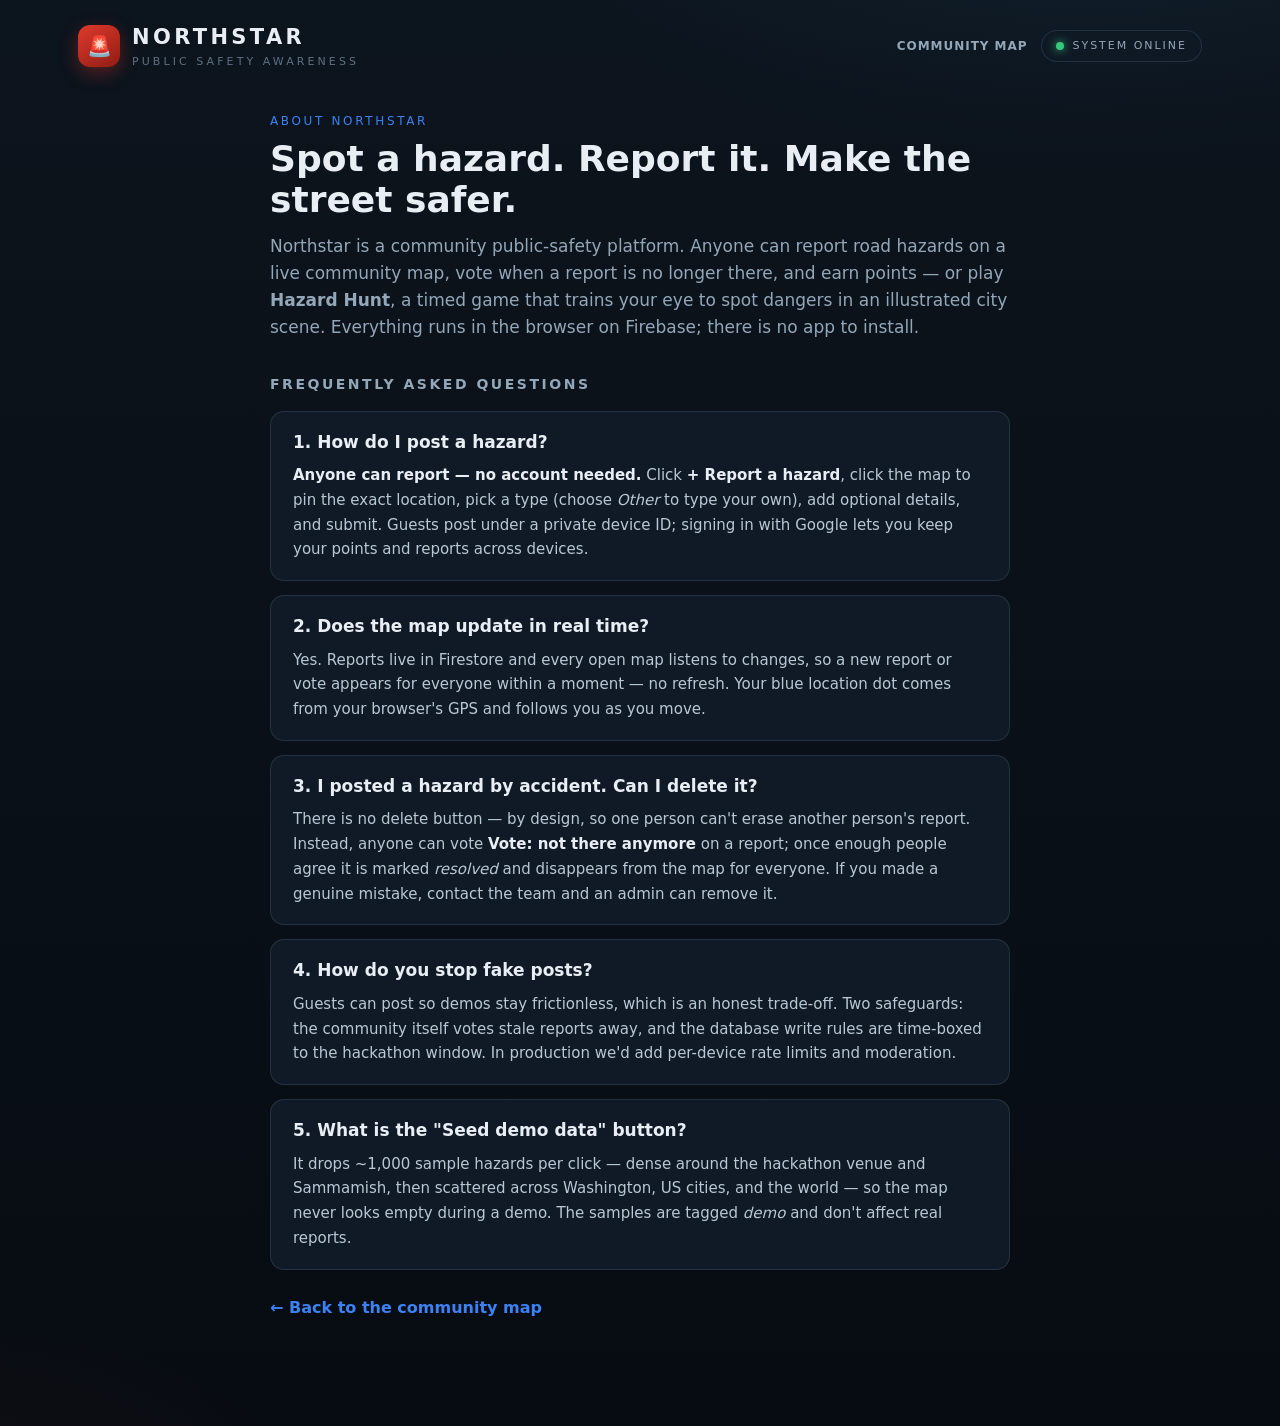
<file: about.html>
<!DOCTYPE html>
<html lang="en">
<head>
  <meta charset="UTF-8" />
  <meta name="viewport" content="width=device-width, initial-scale=1.0" />
  <title>About & FAQ — Northstar</title>
  <link rel="icon" href="favicon.svg" type="image/svg+xml" />
  <link rel="stylesheet" href="css/game.css" />
</head>
<body class="about-page">

  <!-- HEADER (same look as the main app) -->
  <header class="app-header">
    <a class="brand" href="index.html" title="Back to the community map">
      <div class="brand-icon" aria-hidden="true">🚨</div>
      <div class="brand-text">
        <h1>NORTHSTAR</h1>
        <span>Public Safety Awareness</span>
      </div>
    </a>
    <div class="header-right">
      <a class="about-link" href="index.html">Community Map</a>
      <div class="system-status">
        <span class="status-dot"></span>
        SYSTEM ONLINE
      </div>
    </div>
  </header>

  <main class="about-main">
    <p class="about-eyebrow">About Northstar</p>
    <h2 class="about-title">Spot a hazard. Report it. Make the street safer.</h2>
    <p class="about-lead">
      Northstar is a community public-safety platform. Anyone can report road
      hazards on a live community map, vote when a report is no longer there, and
      earn points — or play <strong>Hazard Hunt</strong>, a timed game that trains
      your eye to spot dangers in an illustrated city scene. Everything runs in the
      browser on Firebase; there is no app to install.
    </p>

    <h3 class="about-section">Frequently asked questions</h3>

    <section class="about-card">
      <h4>1. How do I post a hazard?</h4>
      <p>
        <strong>Anyone can report — no account needed.</strong> Click
        <strong>+ Report a hazard</strong>, click the map to pin the exact
        location, pick a type (choose <em>Other</em> to type your own), add
        optional details, and submit. Guests post under a private device ID;
        signing in with Google lets you keep your points and reports across
        devices.
      </p>
    </section>

    <section class="about-card">
      <h4>2. Does the map update in real time?</h4>
      <p>
        Yes. Reports live in Firestore and every open map listens to changes, so
        a new report or vote appears for everyone within a moment — no refresh.
        Your blue location dot comes from your browser's GPS and follows you as
        you move.
      </p>
    </section>

    <section class="about-card">
      <h4>3. I posted a hazard by accident. Can I delete it?</h4>
      <p>
        There is no delete button — by design, so one person can't erase another
        person's report. Instead, anyone can vote <strong>Vote: not there
        anymore</strong> on a report; once enough people agree it is marked
        <em>resolved</em> and disappears from the map for everyone. If you made a
        genuine mistake, contact the team and an admin can remove it.
      </p>
    </section>

    <section class="about-card">
      <h4>4. How do you stop fake posts?</h4>
      <p>
        Guests can post so demos stay frictionless, which is an honest trade-off.
        Two safeguards: the community itself votes stale reports away, and the
        database write rules are time-boxed to the hackathon window. In
        production we'd add per-device rate limits and moderation.
      </p>
    </section>

    <section class="about-card">
      <h4>5. What is the "Seed demo data" button?</h4>
      <p>
        It drops ~1,000 sample hazards per click — dense around the hackathon
        venue and Sammamish, then scattered across Washington, US cities, and
        the world — so the map never looks empty during a demo. The samples are
        tagged <em>demo</em> and don't affect real reports.
      </p>
    </section>

    <p class="about-footer">
      <a href="index.html">← Back to the community map</a>
    </p>
  </main>

</body>
</html>
</file>
<file: css/game.css>
/* =====================================================
   NORTHSTAR — Public Safety Awareness
   Single cohesive stylesheet: landing → hunt → results,
   plus the community report-a-hazard map view.
   ===================================================== */

:root {
  --bg-0: #070c12;
  --bg-1: #0c141d;
  --bg-2: #111c28;
  --panel: #101a26;
  --panel-edge: rgba(148, 190, 220, 0.14);
  --ink: #e8eef4;
  --ink-dim: #93a7b8;
  --ink-faint: #5c7183;
  --accent: #e0392c;
  --accent-soft: rgba(224, 57, 44, 0.16);
  --amber: #f0a72e;
  --amber-soft: rgba(240, 167, 46, 0.15);
  --green: #35c97d;
  --green-soft: rgba(53, 201, 125, 0.14);
  --blue: #4fb3e8;
  --radius: 14px;
  --radius-sm: 9px;
  --shadow: 0 18px 44px rgba(0, 0, 0, 0.45);
  --font: "Segoe UI", system-ui, -apple-system, "Helvetica Neue", Arial, sans-serif;
}

* {
  box-sizing: border-box;
}

html,
body {
  margin: 0;
  padding: 0;
}

body {
  min-height: 100vh;
  background:
    radial-gradient(1100px 500px at 85% -10%, rgba(79, 179, 232, 0.08), transparent 60%),
    radial-gradient(900px 480px at -10% 110%, rgba(224, 57, 44, 0.07), transparent 55%),
    linear-gradient(180deg, var(--bg-1), var(--bg-0));
  color: var(--ink);
  font-family: var(--font);
  line-height: 1.5;
  -webkit-font-smoothing: antialiased;
}

/* ---------- Shared primitives ---------- */

.view {
  display: none;
}

.view.active {
  display: block;
  /* Use `backwards` fill so the entrance transform is released when the
     animation ends — a lingering transform would make `position: fixed`
     children (the hazards sidebar) anchor to this view instead of the
     viewport. */
  animation: view-in 0.45s ease backwards;
}

@keyframes view-in {
  from {
    opacity: 0;
    transform: translateY(10px);
  }
  to {
    opacity: 1;
    transform: none;
  }
}

.app-header {
  display: flex;
  align-items: center;
  justify-content: space-between;
  gap: 16px;
  max-width: 1180px;
  margin: 0 auto;
  padding: 22px 28px 6px;
}

.brand {
  display: flex;
  align-items: center;
  gap: 12px;
  color: inherit;
  text-decoration: none;
}

.brand-icon {
  display: grid;
  place-items: center;
  width: 42px;
  height: 42px;
  border-radius: 12px;
  background: linear-gradient(145deg, var(--accent), #8f1d14);
  box-shadow: 0 6px 18px rgba(224, 57, 44, 0.35);
  font-size: 20px;
  transition: transform 0.2s ease;
}

.brand:hover .brand-icon {
  transform: scale(1.08);
}

.brand h1 {
  margin: 0;
  font-size: 21px;
  letter-spacing: 0.16em;
  font-weight: 800;
}

.brand span {
  display: block;
  font-size: 11px;
  letter-spacing: 0.28em;
  text-transform: uppercase;
  color: var(--ink-faint);
}

.system-status {
  display: inline-flex;
  align-items: center;
  gap: 8px;
  padding: 7px 14px;
  border: 1px solid var(--panel-edge);
  border-radius: 999px;
  background: rgba(16, 26, 38, 0.7);
  font-size: 11px;
  letter-spacing: 0.18em;
  color: var(--ink-dim);
}

.status-dot {
  width: 8px;
  height: 8px;
  border-radius: 50%;
  background: var(--green);
  box-shadow: 0 0 10px var(--green);
  animation: pulse 2.2s infinite;
}

@keyframes pulse {
  0%,
  100% {
    opacity: 1;
  }
  50% {
    opacity: 0.35;
  }
}

.btn {
  display: inline-flex;
  align-items: center;
  justify-content: center;
  gap: 9px;
  border: 0;
  border-radius: var(--radius-sm);
  padding: 14px 30px;
  font: 700 14px/1.2 var(--font);
  letter-spacing: 0.14em;
  text-transform: uppercase;
  color: #fff;
  background: linear-gradient(145deg, var(--accent), #a02015);
  box-shadow: 0 10px 26px rgba(224, 57, 44, 0.35);
  cursor: pointer;
  transition: transform 0.15s ease, box-shadow 0.15s ease, filter 0.15s ease;
}

.button-icon,
.section-icon,
.panel-kicker span {
  display: inline-grid;
  place-items: center;
  font-size: 1.1em;
  line-height: 1;
}

.btn:hover {
  transform: translateY(-2px);
  filter: brightness(1.07);
}

.btn:active {
  transform: translateY(0);
}

.btn.ghost {
  background: rgba(255, 255, 255, 0.06);
  border: 1px solid var(--panel-edge);
  box-shadow: none;
  color: var(--ink-dim);
}

.btn.ghost:hover {
  color: var(--ink);
}

.btn.small {
  padding: 10px 18px;
  font-size: 12px;
}

/* ---------- Start screen ---------- */

#start-view {
  max-width: 860px;
  margin: 0 auto;
  padding: 48px 28px 72px;
  text-align: center;
}

.eyebrow {
  display: inline-block;
  padding: 7px 16px;
  border: 1px solid var(--panel-edge);
  border-radius: 999px;
  background: rgba(16, 26, 38, 0.7);
  color: var(--amber);
  font-size: 11px;
  letter-spacing: 0.3em;
  text-transform: uppercase;
}

.start-title {
  margin: 26px 0 10px;
  font-size: clamp(44px, 8vw, 76px);
  line-height: 1.02;
  letter-spacing: 0.08em;
  font-weight: 900;
  background: linear-gradient(180deg, #fff, #ffb4ab 70%);
  -webkit-background-clip: text;
  background-clip: text;
  -webkit-text-fill-color: transparent;
}

.start-subtitle {
  margin: 0 0 18px;
  font-size: clamp(17px, 3vw, 22px);
  font-weight: 700;
  letter-spacing: 0.12em;
  text-transform: uppercase;
  color: var(--ink);
}

.start-copy {
  max-width: 560px;
  margin: 0 auto 34px;
  color: var(--ink-dim);
  font-size: 16px;
}

.how-it-works {
  display: grid;
  grid-template-columns: repeat(4, 1fr);
  gap: 14px;
  max-width: 820px;
  margin: 44px auto 0;
  text-align: left;
}

.how-card {
  padding: 18px 16px;
  border: 1px solid var(--panel-edge);
  border-radius: var(--radius);
  background: linear-gradient(180deg, rgba(17, 28, 40, 0.9), rgba(12, 20, 29, 0.9));
}

.how-card .num {
  display: grid;
  place-items: center;
  width: 30px;
  height: 30px;
  margin-bottom: 12px;
  border-radius: 8px;
  background: var(--accent-soft);
  color: var(--accent);
  font-weight: 800;
  font-size: 14px;
}

.how-card h3 {
  margin: 0 0 6px;
  font-size: 13px;
  letter-spacing: 0.14em;
  text-transform: uppercase;
}

.how-card p {
  margin: 0;
  font-size: 12.5px;
  color: var(--ink-dim);
}

/* ---------- Game view ---------- */

#game-view {
  max-width: 1180px;
  margin: 0 auto;
  padding: 10px 28px 64px;
}

.hud {
  display: grid;
  grid-template-columns: repeat(5, 1fr);
  gap: 12px;
  margin: 14px 0 18px;
}

.stat {
  padding: 14px 16px;
  border: 1px solid var(--panel-edge);
  border-radius: var(--radius);
  background: linear-gradient(180deg, rgba(17, 28, 40, 0.92), rgba(12, 20, 29, 0.92));
  text-align: center;
}

.stat-label {
  font-size: 10.5px;
  letter-spacing: 0.24em;
  text-transform: uppercase;
  color: var(--ink-faint);
  margin-bottom: 5px;
}

.stat-value {
  font-size: 24px;
  font-weight: 800;
  font-variant-numeric: tabular-nums;
  letter-spacing: 0.04em;
}

.stat-value.warning {
  color: var(--amber);
}

.stat-value.critical {
  color: var(--accent);
  animation: blink 1s steps(2, start) infinite;
}

@keyframes blink {
  50% {
    opacity: 0.35;
  }
}

.scene-frame {
  border: 1px solid var(--panel-edge);
  border-radius: var(--radius);
  background: var(--panel);
  box-shadow: var(--shadow);
  overflow: hidden;
}

.scene-toolbar {
  display: flex;
  align-items: center;
  justify-content: space-between;
  gap: 14px;
  flex-wrap: wrap;
  padding: 13px 18px;
  border-bottom: 1px solid var(--panel-edge);
}

.scene-name {
  font-weight: 700;
  font-size: 14px;
  letter-spacing: 0.04em;
}

.scene-name span {
  color: var(--ink-faint);
  font-weight: 500;
}

.scene-hint {
  font-size: 12.5px;
  color: var(--ink-dim);
}

.artwork-wrap {
  position: relative;
  user-select: none;
}

/* The artwork is framed to its playable scene area (left ~82% of the source
   image) so the illustration — not its decorative side panel — fills the
   game board. Marker percentages map to this framed region. */
.artwork {
  position: relative;
  width: 100%;
  aspect-ratio: 590 / 477;
  overflow: hidden;
  cursor: crosshair;
  background: #0a0f15;
}

.artwork img {
  position: absolute;
  top: 0;
  left: 0;
  height: 100%;
  width: auto;
  max-width: none;
  pointer-events: none;
}

/* ----- Hazard markers (percentage-positioned, scale with art) ----- */

/* Undiscovered markers are invisible click zones so they never cover the
   artwork — the scene itself is the puzzle. Hovering or focusing one
   reveals a soft amber ring as a "look closer" hint. */
.marker {
  position: absolute;
  transform: translate(-50%, -50%);
  width: clamp(18px, 4.2%, 34px);
  aspect-ratio: 1;
  border-radius: 50%;
  border: 1.5px solid rgba(240, 167, 46, 0.4);
  background: rgba(240, 167, 46, 0.14);
  cursor: pointer;
  padding: 0;
  display: grid;
  place-items: center;
  color: #fff;
  font: 800 clamp(9px, 1.6vw, 14px)/1 var(--font);
  z-index: 3;
  opacity: 0.55;
  transition: transform 0.15s ease, background 0.2s ease, border-color 0.2s ease, box-shadow 0.2s ease, opacity 0.2s ease;
}

.marker:not(.found):hover,
.marker:not(.found):focus-visible {
  border-color: rgba(240, 167, 46, 0.95);
  background: rgba(240, 167, 46, 0.3);
  box-shadow: 0 0 16px rgba(240, 167, 46, 0.5);
  transform: translate(-50%, -50%) scale(1.15);
  opacity: 1;
  z-index: 5;
  outline: none;
}



.marker.found {
  background: radial-gradient(circle at 35% 30%, #7ff0b4, #1ea45e 65%);
  border-color: rgba(255, 255, 255, 0.9);
  opacity: 1;
  box-shadow: 0 0 0 3px rgba(53, 201, 125, 0.35), 0 3px 10px rgba(0, 0, 0, 0.4);
  cursor: default;
  animation: found-pop 0.45s cubic-bezier(0.2, 1.6, 0.4, 1) both;
}

.marker.found::after {
  content: "✓";
  font-size: clamp(9px, 1.6vw, 14px);
  font-weight: 900;
}

@keyframes found-pop {
  0% {
    transform: translate(-50%, -50%) scale(0.4);
  }
  60% {
    transform: translate(-50%, -50%) scale(1.35);
  }
  100% {
    transform: translate(-50%, -50%) scale(1);
  }
}

.found-ring {
  position: absolute;
  transform: translate(-50%, -50%);
  width: 12px;
  aspect-ratio: 1;
  border-radius: 50%;
  border: 3px solid rgba(126, 240, 180, 0.9);
  pointer-events: none;
  z-index: 2;
  animation: ring-burst 0.8s ease-out forwards;
}

@keyframes ring-burst {
  from {
    opacity: 1;
    scale: 1;
  }
  to {
    opacity: 0;
    scale: 11;
  }
}

/* ----- Feedback card ----- */

.feedback-card {
  position: absolute;
  z-index: 8;
  min-width: 250px;
  max-width: min(320px, 88%);
  padding: 13px 16px;
  border: 1px solid var(--panel-edge);
  border-radius: var(--radius);
  background: rgba(10, 16, 23, 0.94);
  box-shadow: var(--shadow);
  backdrop-filter: blur(6px);
  animation: card-in 0.3s cubic-bezier(0.2, 1.4, 0.4, 1) both;
}

@keyframes card-in {
  from {
    opacity: 0;
    transform: translate(-50%, -46%) scale(0.96);
  }
  to {
    opacity: 1;
    transform: translate(-50%, -50%) scale(1);
  }
}

.feedback-card.miss {
  border-color: rgba(148, 190, 220, 0.22);
}

.feedback-card h4 {
  margin: 0 0 3px;
  font-size: 13px;
  letter-spacing: 0.18em;
  text-transform: uppercase;
}

.feedback-card h4.hazard {
  color: var(--green);
}

.feedback-card h4.no-hazard {
  color: var(--ink-faint);
}

.feedback-card .hazard-name {
  margin: 0 0 10px;
  font-size: 17px;
  font-weight: 800;
}

.feedback-card p {
  margin: 0 0 9px;
  font-size: 13px;
  color: var(--ink-dim);
}

@media (max-height: 560px), (max-width: 480px) {
  .feedback-card {
    max-height: 92%;
    overflow-y: auto;
  }

  .feedback-card p {
    font-size: 12px;
  }
}

.feedback-card p strong {
  color: var(--ink);
  font-size: 11px;
  letter-spacing: 0.14em;
  text-transform: uppercase;
  display: block;
  margin-bottom: 2px;
}

.feedback-meta {
  display: flex;
  align-items: center;
  gap: 8px;
  margin-top: 11px;
}

.severity {
  padding: 4px 10px;
  border-radius: 999px;
  font-size: 10.5px;
  font-weight: 800;
  letter-spacing: 0.12em;
}

.severity.low {
  background: var(--green-soft);
  color: var(--green);
}

.severity.medium {
  background: var(--amber-soft);
  color: var(--amber);
}

.severity.high {
  background: var(--accent-soft);
  color: #ff8d80;
}

.points {
  margin-left: auto;
  font-weight: 800;
  font-size: 15px;
  color: var(--green);
}

.feedback-close {
  position: absolute;
  top: 9px;
  right: 10px;
  border: 0;
  background: transparent;
  color: var(--ink-faint);
  font-size: 17px;
  line-height: 1;
  cursor: pointer;
}

.feedback-close:hover {
  color: var(--ink);
}

/* ---------- Progress + side actions ---------- */

.progress-row {
  display: grid;
  grid-template-columns: 1fr auto;
  gap: 18px;
  align-items: center;
  margin-top: 18px;
}

.progress-block {
  border: 1px solid var(--panel-edge);
  border-radius: var(--radius);
  background: var(--panel);
  padding: 14px 18px;
}

.progress-labels {
  display: flex;
  justify-content: space-between;
  align-items: baseline;
  margin-bottom: 9px;
  font-size: 11px;
  letter-spacing: 0.2em;
  text-transform: uppercase;
  color: var(--ink-faint);
}

.progress-count {
  font-size: 13px;
  font-weight: 800;
  letter-spacing: 0.06em;
  color: var(--ink);
  font-variant-numeric: tabular-nums;
}

.progress-track {
  height: 12px;
  border-radius: 999px;
  background: rgba(255, 255, 255, 0.07);
  overflow: hidden;
}

.progress-fill {
  height: 100%;
  width: 0%;
  border-radius: 999px;
  background: linear-gradient(90deg, var(--amber), var(--green));
  transition: width 0.5s cubic-bezier(0.3, 1, 0.4, 1);
}

.progress-fill.complete {
  background: linear-gradient(90deg, var(--green), #7ff0b4);
}

.progress-actions {
  display: flex;
  gap: 10px;
}

.progress-status {
  min-height: 20px;
  margin-top: 9px;
  font-size: 12.5px;
  letter-spacing: 0.06em;
}

.progress-status.secured {
  color: var(--green);
  font-weight: 800;
  letter-spacing: 0.18em;
  text-transform: uppercase;
  animation: pulse 1.6s infinite;
}

/* ---------- Results screen ---------- */

#results-view {
  max-width: 640px;
  margin: 0 auto;
  padding: 56px 28px 72px;
  text-align: center;
}

.results-badge {
  display: grid;
  place-items: center;
  width: 84px;
  height: 84px;
  margin: 0 auto 20px;
  border-radius: 50%;
  font-size: 38px;
  background: radial-gradient(circle at 35% 30%, rgba(79, 179, 232, 0.25), rgba(16, 26, 38, 0.9));
  border: 1px solid var(--panel-edge);
}

.results-title {
  margin: 0 0 8px;
  font-size: clamp(30px, 6vw, 44px);
  letter-spacing: 0.1em;
  font-weight: 900;
}

.results-sub {
  margin: 0 0 30px;
  color: var(--ink-dim);
}

.results-grid {
  display: grid;
  grid-template-columns: repeat(3, 1fr);
  gap: 12px;
  margin-bottom: 26px;
}

.result-tile {
  padding: 20px 12px;
  border: 1px solid var(--panel-edge);
  border-radius: var(--radius);
  background: var(--panel);
}

.result-tile .value {
  font-size: 30px;
  font-weight: 900;
  font-variant-numeric: tabular-nums;
}

.result-tile .label {
  margin-top: 4px;
  font-size: 10.5px;
  letter-spacing: 0.22em;
  text-transform: uppercase;
  color: var(--ink-faint);
}

.result-tile.accent .value {
  color: var(--amber);
}

.safety-message {
  padding: 18px 20px;
  border: 1px solid rgba(79, 179, 232, 0.25);
  border-radius: var(--radius);
  background: rgba(79, 179, 232, 0.08);
  color: var(--ink-dim);
  font-size: 14px;
  text-align: left;
  margin-bottom: 30px;
}

.safety-message strong {
  color: var(--blue);
  letter-spacing: 0.12em;
  text-transform: uppercase;
  font-size: 12px;
  display: block;
  margin-bottom: 6px;
}

.results-actions {
  display: flex;
  justify-content: center;
  gap: 12px;
  flex-wrap: wrap;
}

/* ---------- Map view (community reports) ---------- */

#map-view {
  max-width: none;
  margin: 0;
  padding: 0 0 64px;
}

.map-card {
  position: relative;
  display: flex;
  flex-direction: column;
  height: calc(100vh - 70px);
  min-height: 420px;
  border: 0;
  border-radius: 0;
  box-shadow: none;
  background: var(--bg-0);
}

.map-toolbar {
  display: flex;
  align-items: center;
  justify-content: space-between;
  gap: 14px;
  flex-wrap: wrap;
  padding: 13px 18px;
  border-bottom: 1px solid var(--panel-edge);
}

.map-actions {
  display: flex;
  align-items: center;
  gap: 8px;
}

.map-tool {
  display: grid;
  place-items: center;
  width: 38px;
  height: 38px;
  border: 1px solid var(--panel-edge);
  border-radius: var(--radius-sm);
  background: rgba(255, 255, 255, 0.06);
  color: var(--blue);
  font-size: 21px;
  cursor: pointer;
  transition: transform 0.15s ease, background 0.15s ease;
}

.map-tool:hover {
  transform: translateY(-2px);
  background: var(--blue);
  color: var(--bg-0);
}

.map-filters {
  display: flex;
  align-items: center;
  gap: 10px;
  padding: 10px 18px;
  border-bottom: 1px solid var(--panel-edge);
  color: var(--ink-faint);
  font-size: 11px;
  letter-spacing: 0.14em;
  text-transform: uppercase;
}

.map-filters select {
  border: 1px solid var(--panel-edge);
  border-radius: 7px;
  padding: 7px 28px 7px 10px;
  background: var(--bg-1);
  color: var(--ink);
  font: 12px var(--font);
  letter-spacing: 0;
  text-transform: none;
}

.live-indicator {
  display: inline-flex;
  align-items: center;
  gap: 6px;
  margin-left: auto;
  color: var(--green);
  letter-spacing: 0.08em;
}

.live-indicator .status-dot {
  width: 6px;
  height: 6px;
}

.community-grid {
  display: grid;
  grid-template-columns: minmax(0, 1.1fr) minmax(300px, 0.9fr);
  gap: 14px;
  max-width: 1180px;
  margin: 14px auto 0;
  padding: 0 28px;
}

.reward-panel,
.leaderboard-panel,
.portfolio-panel {
  min-width: 0;
  padding: 18px;
  border: 1px solid var(--panel-edge);
  border-radius: var(--radius);
  background: linear-gradient(180deg, rgba(17, 28, 40, 0.96), rgba(12, 20, 29, 0.96));
}

.portfolio-panel {
  grid-column: 1 / -1;
}

.portfolio-stats {
  display: grid;
  grid-template-columns: repeat(3, 1fr);
  gap: 10px;
  margin: 14px 0 12px;
}

.portfolio-stat {
  display: flex;
  flex-direction: column;
  gap: 3px;
  padding: 12px;
  border: 1px solid var(--panel-edge);
  border-radius: var(--radius-sm);
  background: rgba(255, 255, 255, 0.03);
}

.portfolio-stat strong {
  font-size: 22px;
  font-weight: 900;
}

.portfolio-stat span {
  font-size: 10px;
  letter-spacing: 0.14em;
  text-transform: uppercase;
  color: var(--ink-faint);
}

.portfolio-note {
  margin: 0 0 12px;
  color: var(--ink-faint);
  font-size: 12px;
}

.portfolio-list {
  display: grid;
  gap: 8px;
}

.panel-kicker {
  display: flex;
  align-items: center;
  gap: 7px;
  margin-bottom: 8px;
  color: var(--amber);
  font-size: 10px;
  font-weight: 800;
  letter-spacing: 0.2em;
  text-transform: uppercase;
}

.panel-heading-row {
  display: flex;
  align-items: flex-start;
  justify-content: space-between;
  gap: 14px;
}

.panel-heading-row h2 {
  margin: 0;
  font-size: 19px;
  letter-spacing: 0.02em;
}

.panel-heading-row p {
  margin: 4px 0 0;
  color: var(--ink-dim);
  font-size: 12px;
}

.reward-emblem {
  display: grid;
  place-items: center;
  width: 45px;
  height: 45px;
  border: 1px solid rgba(240, 167, 46, 0.4);
  border-radius: 50%;
  background: var(--amber-soft);
  color: var(--amber);
  font-size: 23px;
  box-shadow: 0 0 20px rgba(240, 167, 46, 0.12);
}

.reward-score {
  display: flex;
  align-items: baseline;
  gap: 7px;
  margin: 15px 0 9px;
}

.reward-score strong {
  color: var(--amber);
  font-size: 30px;
  font-variant-numeric: tabular-nums;
}

.reward-score span,
.reward-next {
  color: var(--ink-faint);
  font-size: 11px;
  letter-spacing: 0.12em;
  text-transform: uppercase;
}

.reward-track {
  height: 8px;
  overflow: hidden;
  border-radius: 999px;
  background: rgba(255, 255, 255, 0.08);
}

.reward-track span {
  display: block;
  width: 0;
  height: 100%;
  border-radius: inherit;
  background: linear-gradient(90deg, var(--amber), #ffe39a);
  transition: width 0.5s ease;
}

.reward-next {
  display: flex;
  justify-content: space-between;
  gap: 12px;
  margin-top: 8px;
}

.reward-next span:first-child {
  color: var(--ink);
  font-weight: 800;
}

.badge-row {
  display: flex;
  flex-wrap: wrap;
  gap: 7px;
  margin-top: 16px;
}

.badge {
  display: inline-flex;
  align-items: center;
  gap: 5px;
  padding: 6px 8px;
  border: 1px solid rgba(53, 201, 125, 0.35);
  border-radius: 999px;
  background: var(--green-soft);
  color: var(--green);
  font-size: 10px;
  font-weight: 700;
}

.badge.locked {
  border-color: var(--panel-edge);
  background: rgba(255, 255, 255, 0.04);
  color: var(--ink-faint);
  filter: grayscale(1);
}

.leaderboard-count {
  color: var(--blue);
  font-size: 11px;
  white-space: nowrap;
}

.leaderboard-list {
  display: grid;
  gap: 7px;
  margin-top: 14px;
}

.leaderboard-entry {
  display: grid;
  grid-template-columns: 28px 1fr auto;
  align-items: center;
  gap: 8px;
  padding: 9px 10px;
  border: 1px solid transparent;
  border-radius: 8px;
  background: rgba(255, 255, 255, 0.04);
}

.leaderboard-entry.current {
  border-color: rgba(79, 179, 232, 0.35);
  background: rgba(79, 179, 232, 0.1);
}

.leaderboard-rank {
  color: var(--amber);
  font-size: 15px;
}

.leaderboard-name {
  overflow: hidden;
  color: var(--ink);
  font-size: 12px;
  text-overflow: ellipsis;
  white-space: nowrap;
}

.leaderboard-name b {
  margin-left: 5px;
  color: var(--blue);
  font-size: 9px;
  letter-spacing: 0.08em;
}

.leaderboard-reports {
  color: var(--green);
  font-size: 11px;
  font-weight: 800;
}

.leaderboard-empty {
  padding: 16px 10px;
  border: 1px dashed var(--panel-edge);
  border-radius: 8px;
  color: var(--ink-faint);
  font-size: 12px;
  text-align: center;
}

.map-stage {
  position: relative;
  flex: 1;
  min-height: 0;
}

#map {
  position: absolute;
  inset: 0;
  width: 100%;
  height: 100%;
  background: #e8ecf0;
}

/* Fullscreen: let the map or game fill the viewport */

.sr-only {
  position: absolute;
  width: 1px;
  height: 1px;
  padding: 0;
  margin: -1px;
  overflow: hidden;
  clip: rect(0, 0, 0, 0);
  white-space: nowrap;
  border: 0;
}

.place-search {
  position: absolute;
  top: 18px;
  left: 50%;
  transform: translateX(-50%);
  z-index: 1000;
  display: flex;
  align-items: center;
  width: min(540px, calc(100% - 40px));
  background: #ffffff;
  border-radius: 8px;
  box-shadow: 0 3px 14px rgba(15, 23, 42, 0.24);
}

.place-search input {
  flex: 1;
  min-width: 0;
  border: 0;
  border-radius: 8px 0 0 8px;
  padding: 12px 14px;
  background: transparent;
  color: #172033;
  font: 14px/1.2 var(--font);
  outline: 0;
}

.place-search > button {
  position: relative;
  display: grid;
  place-items: center;
  width: 48px;
  min-height: 44px;
  border: 0;
  border-radius: 0 8px 8px 0;
  padding: 0;
  background: #2563eb;
  color: #ffffff;
  font-size: 16px;
  cursor: pointer;
}

.place-search > button:disabled {
  cursor: wait;
  opacity: 0.65;
}

.place-search-results {
  position: absolute;
  top: calc(100% + 6px);
  left: 0;
  right: 0;
  display: grid;
  gap: 2px;
  max-height: 280px;
  overflow-y: auto;
  border-radius: 6px;
  background: #ffffff;
  box-shadow: 0 4px 16px rgba(15, 23, 42, 0.2);
}

.place-search-result,
.place-search-message {
  text-align: left;
  padding: 10px 12px;
  border-radius: 6px;
  background: transparent;
  border: 0;
  color: #172033;
  font-size: 13px;
  cursor: pointer;
}

.place-search-result:hover,
.place-search-result:focus-visible {
  background: #eff6ff;
  outline: none;
}

.place-search-message {
  color: #64748b;
  cursor: default;
}

/* ---------- Map layout: left sidebar + map column ---------- */

.map-layout {
  display: block;
}

.map-column {
  min-width: 0;
}

/* Light-theme sidebar — sits INSIDE the map window, absolutely positioned
   over the map stage so it floats on the map's left edge like a panel.
   The map fills the whole window behind it (no page-level margin). */

.hazards-sidebar {
  position: absolute;
  top: 0;
  bottom: 0;
  left: 0;
  z-index: 900; /* below the place search (z-index 1000) */
  width: 300px;
  box-sizing: border-box;
  overflow-y: auto;
  padding: 24px 18px;
  border: 0;
  border-radius: 0 14px 14px 0;
  box-shadow: 4px 0 18px rgba(15, 23, 42, 0.16);
  border-right: 1px solid #cbd5e1;
  background: #f8fafc;
  color: #172033;
  transition: width 160ms ease, padding 160ms ease;
}

.hazards-sidebar-header {
  display: flex;
  align-items: flex-start;
  justify-content: space-between;
  gap: 8px;
}

.hazards-sidebar h2 {
  margin: 0;
  font-size: 20px;
  color: #172033;
}

.hazards-sidebar .panel-kicker {
  color: #64748b;
}

.nearby-count {
  display: block;
  margin-top: 3px;
  color: #64748b;
  font-size: 11px;
}

.hazards-sidebar .nearby-status {
  margin: 6px 0 0;
  color: #64748b;
  font-size: 12px;
}

.hazards-sidebar-toggle {
  flex: 0 0 auto;
  width: 28px;
  height: 28px;
  border: 1px solid #cbd5e1;
  border-radius: 5px;
  background: #ffffff;
  color: #334155;
  font-size: 18px;
  line-height: 1;
  cursor: pointer;
  transition: transform 160ms ease, background 0.15s ease;
}

.hazards-sidebar-toggle:hover {
  background: #eff6ff;
  color: #1d4ed8;
}

.hazards-sidebar.is-minimized {
  width: 56px;
  padding: 14px 10px;
}

.hazards-sidebar.is-minimized .hazards-sidebar-header {
  justify-content: center;
}

.hazards-sidebar.is-minimized .hazards-sidebar-toggle {
  transform: rotate(180deg);
}

.hazards-sidebar.is-minimized .panel-kicker,
.hazards-sidebar.is-minimized h2,
.hazards-sidebar.is-minimized .nearby-status,
.hazards-sidebar.is-minimized .hazard-list {
  display: none;
}

.hazard-list {
  display: grid;
  gap: 10px;
  margin-top: 10px;
}

.hazard-item {
  display: grid;
  gap: 4px;
  padding: 12px;
  border: 1px solid #e2e8f0;
  border-left: 4px solid #ef4444;
  border-radius: 6px;
  background: #ffffff;
  color: #172033;
  box-shadow: 0 2px 8px rgba(15, 23, 42, 0.06);
}

.hazard-item:hover {
  border-color: #94a3b8;
}

.hazard-item-header {
  display: flex;
  align-items: baseline;
  justify-content: space-between;
  gap: 8px;
}

.hazard-item-header strong {
  font-size: 13px;
}

.hazard-distance {
  font-size: 12px;
  color: #b91c1c;
  white-space: nowrap;
  font-weight: 700;
}

.hazard-details {
  font-size: 12px;
  color: #64748b;
}

.hazard-meta {
  display: flex;
  align-items: center;
  justify-content: space-between;
  gap: 8px;
  font-size: 11px;
  color: #94a3b8;
}

.hazard-vote {
  border: 0;
  border-radius: 4px;
  padding: 7px 8px;
  background: #fee2e2;
  color: #991b1b;
  font: 700 12px/1.2 var(--font);
  cursor: pointer;
  transition: background 0.15s ease;
}

.hazard-vote:hover:not(:disabled) {
  background: #fecaca;
}

.hazard-vote:disabled {
  opacity: 0.65;
  cursor: default;
}

.header-right {
  display: flex;
  align-items: center;
  gap: 14px;
}

.about-link {
  color: var(--ink-dim);
  font-size: 12px;
  font-weight: 700;
  letter-spacing: 0.08em;
  text-transform: uppercase;
  text-decoration: none;
  transition: color 0.15s ease;
}

.about-link:hover {
  color: var(--ink);
}

#map-view:fullscreen,
#game-view:fullscreen {
  width: 100vw;
  height: 100vh;
  max-width: none;
  padding: 0;
  overflow: auto;
  background: var(--bg-0, #070c12);
}

#map-view:fullscreen .map-layout {
  display: block;
}

#map-view:fullscreen .map-card {
  border: 0;
  border-radius: 0;
  height: 100vh;
  min-height: 0;
}

#game-view:fullscreen .scene-frame {
  height: calc(100vh - 150px);
}

#game-view:fullscreen .artwork-wrap {
  height: 100%;
}

.report-toggle {
  border: 0;
  border-radius: var(--radius-sm);
  padding: 10px 16px;
  background: var(--accent);
  color: #fff;
  font: 700 13px/1.2 var(--font);
  cursor: pointer;
  box-shadow: 0 6px 16px rgba(224, 57, 44, 0.35);
}

.report-panel {
  display: none;
  position: fixed;
  top: 86px;
  right: 20px;
  z-index: 1200;
  width: min(360px, calc(100vw - 40px));
  padding: 20px;
  border: 1px solid var(--panel-edge);
  border-radius: var(--radius);
  background: #101a26;
  color: var(--ink);
  font-size: 14px;
  box-shadow: var(--shadow);
}

.report-panel.is-open {
  display: block;
}

.report-auth-notice {
  margin: 12px 0;
  padding: 12px 14px;
  border: 1px solid rgba(240, 167, 46, 0.4);
  border-radius: var(--radius-sm);
  background: rgba(240, 167, 46, 0.08);
  display: flex;
  flex-direction: column;
  gap: 8px;
  font-size: 12px;
}

.report-auth-notice strong {
  color: var(--amber, #f0a72e);
}

.report-auth-notice button {
  align-self: flex-start;
  border: 0;
  border-radius: var(--radius-sm);
  padding: 8px 14px;
  background: var(--accent);
  color: #fff;
  font: 700 12px/1 var(--font);
  cursor: pointer;
}

/* Label-style map tool buttons (e.g. the Sign in button) */
#map-auth-btn.map-tool {
  width: auto;
  height: auto;
  display: inline-flex;
  align-items: center;
  gap: 6px;
  padding: 0 16px;
  font-size: 13px;
  font-weight: 700;
  border-radius: 7px;
  white-space: nowrap;
  border: 0;
  background: #2563eb;
  color: #ffffff;
  box-shadow: 0 4px 12px rgba(37, 99, 235, 0.4);
}

#map-auth-btn.map-tool:hover {
  transform: translateY(-2px);
  background: #1d4ed8;
  color: #ffffff;
}

.report-header {
  display: flex;
  align-items: flex-start;
  justify-content: space-between;
  gap: 16px;
  margin-bottom: 16px;
}

.report-header h2 {
  margin: 0;
  font-size: 18px;
}

.report-header p,
.report-location {
  margin: 4px 0 0;
  color: var(--ink-faint);
  font-size: 12px;
}

.report-close {
  border: 0;
  background: transparent;
  color: var(--ink-faint);
  font-size: 24px;
  line-height: 1;
  cursor: pointer;
}

.report-panel label {
  display: block;
  margin: 12px 0 6px;
  font-weight: 700;
}

.report-panel select,
.report-panel textarea {
  width: 100%;
  border: 1px solid rgba(148, 190, 220, 0.25);
  border-radius: 8px;
  padding: 10px;
  background: #0c141d;
  color: var(--ink);
  font: inherit;
}

.report-panel textarea {
  min-height: 74px;
  resize: vertical;
}

.report-actions {
  display: flex;
  justify-content: flex-end;
  gap: 8px;
  margin-top: 16px;
}

.report-actions button {
  border: 0;
  border-radius: 8px;
  padding: 10px 14px;
  font: 700 14px/1.2 var(--font);
  cursor: pointer;
}

.report-cancel {
  background: rgba(255, 255, 255, 0.1);
  color: var(--ink-dim);
}

.report-submit {
  background: var(--accent);
  color: #fff;
}

.report-submit:disabled {
  cursor: wait;
  opacity: 0.65;
}

.report-status {
  min-height: 20px;
  margin: 12px 0 0;
  font-size: 13px;
}

.report-status.success {
  color: var(--green);
}

.report-status.error {
  color: var(--accent);
}

/* Leaflet GPS marker (community reports) */

.gps-marker {
  position: relative;
  width: 16px;
  height: 16px;
}

.gps-dot {
  width: 14px;
  height: 14px;
  background-color: #2563eb;
  border: 2px solid #ffffff;
  border-radius: 50%;
  position: absolute;
  top: 50%;
  left: 50%;
  transform: translate(-50%, -50%);
  box-shadow: 0 0 4px rgba(0, 0, 0, 0.35);
  z-index: 2;
}

.gps-pulse {
  width: 14px;
  height: 14px;
  background-color: #3b82f6;
  border-radius: 50%;
  position: absolute;
  top: 50%;
  left: 50%;
  transform: translate(-50%, -50%);
  animation: pulse-ring 2s infinite ease-out;
  z-index: 1;
}

@keyframes pulse-ring {
  0% {
    width: 14px;
    height: 14px;
    opacity: 0.8;
  }
  70% {
    width: 44px;
    height: 44px;
    opacity: 0;
  }
  100% {
    opacity: 0;
  }
}

/* ---------- Responsive ---------- */

@media (max-width: 920px) {
  .hud {
    grid-template-columns: repeat(3, 1fr);
  }

  .how-it-works {
    grid-template-columns: repeat(2, 1fr);
  }

  .community-grid {
    grid-template-columns: 1fr;
  }

  .map-column {
    margin-left: 0;
  }

  /* On tight screens the sidebar becomes a floating bottom sheet
     over the map (Stanley's original mobile layout) instead of
     stacking above it and pushing the map down. */
  .hazards-sidebar {
    position: fixed;
    top: auto;
    bottom: 0;
    left: 0;
    right: 0;
    width: 100%;
    max-height: 42vh;
    padding: 14px 16px;
    border-top: 1px solid #cbd5e1;
    border-right: 0;
    border-radius: 14px 14px 0 0;
    box-shadow: 0 -6px 24px rgba(15, 23, 42, 0.18);
  }

  .hazards-sidebar.is-minimized {
    width: 100%;
    max-height: 56px;
    padding: 14px;
  }

  .hazards-sidebar.is-minimized .panel-kicker,
  .hazards-sidebar.is-minimized .nearby-status,
  .hazards-sidebar.is-minimized .hazard-list {
    display: none;
  }

  .hazards-sidebar.is-minimized h2 {
    display: block;
  }

  /* Keep the map zoom controls above the hazards bottom sheet. */
  .leaflet-bottom.leaflet-right {
    bottom: 44vh;
  }
}

@media (max-width: 640px) {
  .app-header {
    padding: 16px 16px 4px;
  }

  .brand h1 {
    font-size: 17px;
  }

  .system-status {
    display: none;
  }

  #start-view,
  #game-view,
  #results-view {
    padding-left: 14px;
    padding-right: 14px;
  }

  #map-view {
    padding-left: 0;
    padding-right: 0;
  }

  .community-grid {
    padding: 0 14px;
  }

  .hud {
    grid-template-columns: repeat(2, 1fr);
  }

  .stat:last-child {
    grid-column: 1 / -1;
  }

  .stat-value {
    font-size: 20px;
  }

  .scene-hint {
    display: none;
  }

  .progress-row {
    grid-template-columns: 1fr;
  }

  .progress-actions {
    justify-content: stretch;
  }

  .progress-actions .btn {
    flex: 1;
  }

  .results-grid {
    grid-template-columns: 1fr;
  }

  .how-it-works {
    grid-template-columns: 1fr;
  }

  .map-filters {
    flex-wrap: wrap;
  }

  .live-indicator {
    margin-left: 0;
  }

  .map-actions {
    width: 100%;
  }

  .report-toggle {
    flex: 1;
  }

  .marker {
    width: clamp(16px, 4.6vw, 28px);
  }
}

/* ---------------- About / FAQ page (about.html) ---------------- */

.about-main {
  max-width: 780px;
  margin: 0 auto;
  padding: 36px 20px 90px;
}

.about-eyebrow {
  color: #3b82f6;
  font-size: 12px;
  letter-spacing: 0.22em;
  text-transform: uppercase;
  margin: 0 0 8px;
}

.about-title {
  color: #e8eef4;
  font-size: clamp(24px, 4vw, 36px);
  line-height: 1.15;
  margin: 0 0 12px;
}

.about-lead {
  color: #93a7b8;
  font-size: 17px;
  line-height: 1.6;
  margin: 0 0 32px;
}

.about-section {
  color: #93a7b8;
  font-size: 14px;
  letter-spacing: 0.18em;
  text-transform: uppercase;
  margin: 0 0 16px;
}

.about-card {
  background: #101a26;
  border: 1px solid rgba(148, 190, 220, 0.14);
  border-radius: 14px;
  padding: 18px 22px;
  margin-bottom: 14px;
}

.about-card h4 {
  color: #e8eef4;
  font-size: 17px;
  margin: 0 0 8px;
}

.about-card p {
  color: #b9c8d6;
  font-size: 15px;
  line-height: 1.65;
  margin: 0;
}

.about-card p strong {
  color: #e8eef4;
}

.about-footer {
  margin-top: 26px;
}

.about-footer a {
  color: #3b82f6;
  text-decoration: none;
  font-weight: 600;
}

.about-footer a:hover {
  text-decoration: underline;
}
</file>
